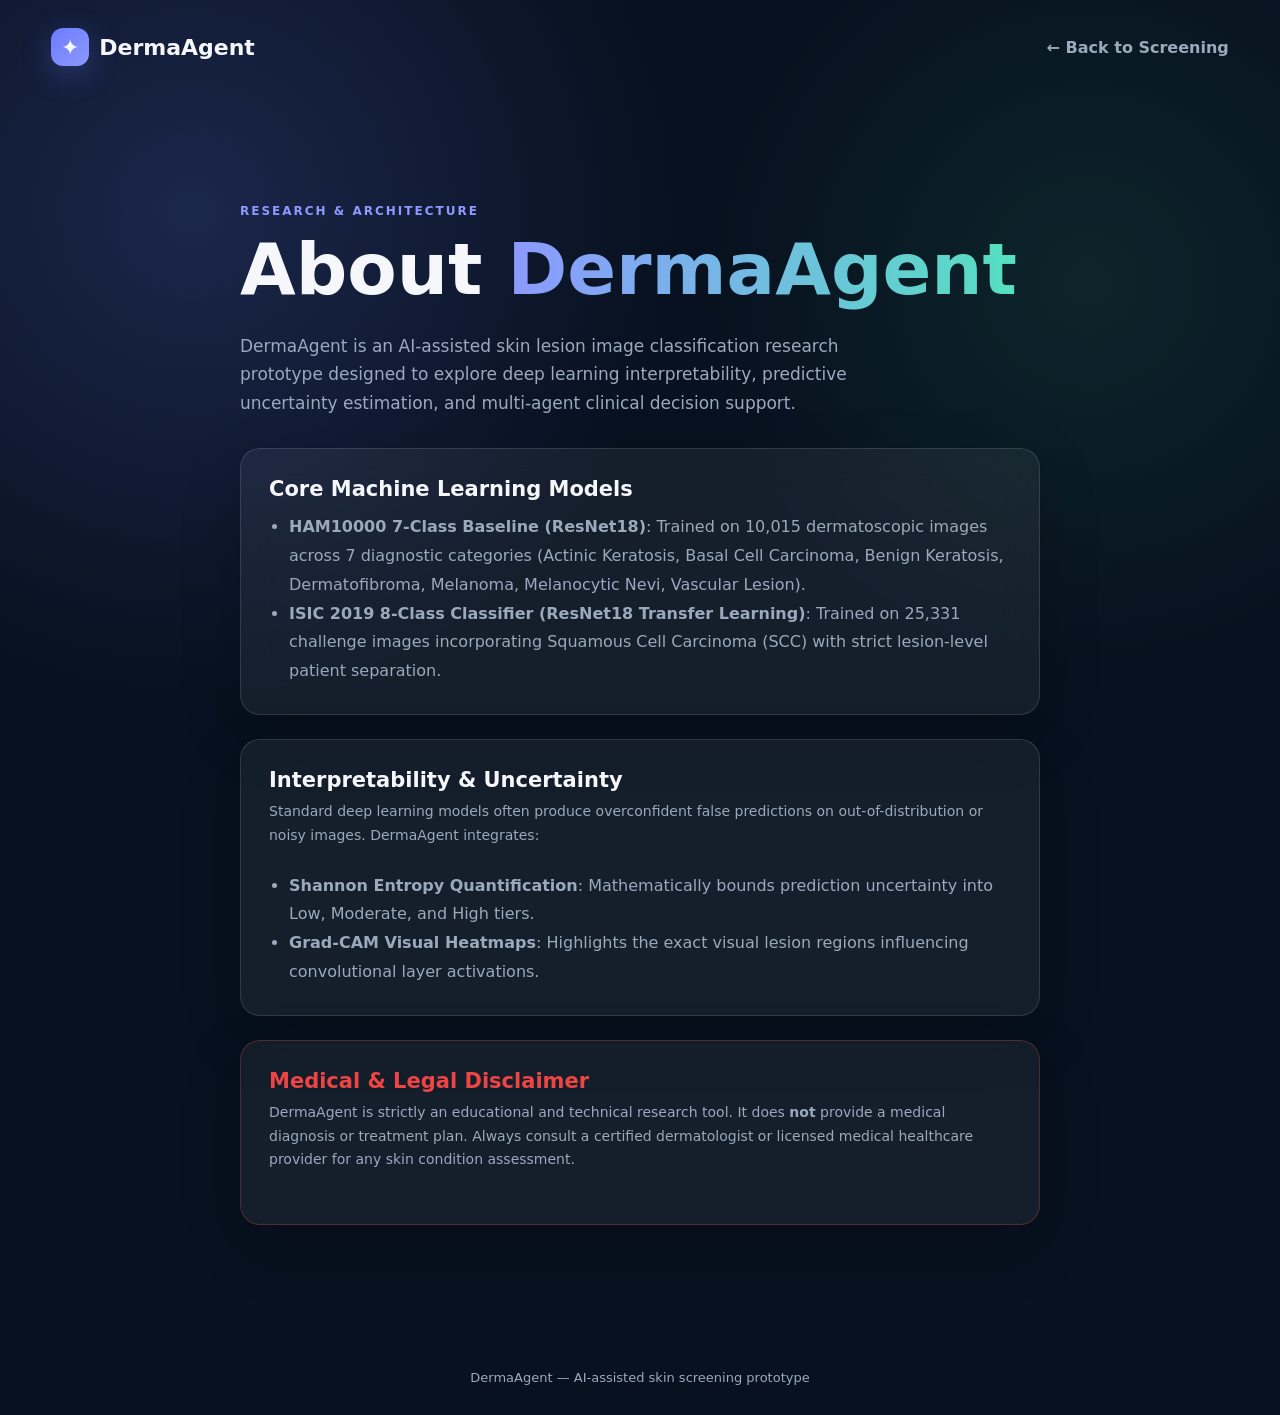
<file: frontend/pages/about.html>
<!DOCTYPE html>
<html lang="en">
<head>
    <meta charset="UTF-8">
    <meta name="viewport" content="width=device-width, initial-scale=1.0">
    <title>About | DermaAgent AI Skin Lesion Research</title>
    <link rel="stylesheet" href="../style.css">
</head>
<body>
    <div class="app-container">
        <header class="header">
            <div class="logo">
                <span class="logo-icon">✦</span>
                <span>DermaAgent</span>
            </div>
            <div>
                <a href="../index.html" style="color:var(--text-secondary); text-decoration:none; font-weight:600;">← Back to Screening</a>
            </div>
        </header>

        <section class="hero" style="text-align:left; max-width:800px; margin:40px auto;">
            <p class="eyebrow">RESEARCH & ARCHITECTURE</p>
            <h1>About <span>DermaAgent</span></h1>
            <p class="hero-description" style="margin-top:16px;">
                DermaAgent is an AI-assisted skin lesion image classification research prototype designed to explore deep learning interpretability, predictive uncertainty estimation, and multi-agent clinical decision support.
            </p>

            <div class="card" style="margin-top:30px;">
                <h2>Core Machine Learning Models</h2>
                <ul style="color:var(--text-secondary); line-height:1.8; margin-left:20px; margin-top:12px;">
                    <li><strong>HAM10000 7-Class Baseline (ResNet18)</strong>: Trained on 10,015 dermatoscopic images across 7 diagnostic categories (Actinic Keratosis, Basal Cell Carcinoma, Benign Keratosis, Dermatofibroma, Melanoma, Melanocytic Nevi, Vascular Lesion).</li>
                    <li><strong>ISIC 2019 8-Class Classifier (ResNet18 Transfer Learning)</strong>: Trained on 25,331 challenge images incorporating Squamous Cell Carcinoma (SCC) with strict lesion-level patient separation.</li>
                </ul>
            </div>

            <div class="card" style="margin-top:24px;">
                <h2>Interpretability & Uncertainty</h2>
                <p class="section-description" style="line-height:1.7;">
                    Standard deep learning models often produce overconfident false predictions on out-of-distribution or noisy images. DermaAgent integrates:
                </p>
                <ul style="color:var(--text-secondary); line-height:1.8; margin-left:20px; margin-top:12px;">
                    <li><strong>Shannon Entropy Quantification</strong>: Mathematically bounds prediction uncertainty into Low, Moderate, and High tiers.</li>
                    <li><strong>Grad-CAM Visual Heatmaps</strong>: Highlights the exact visual lesion regions influencing convolutional layer activations.</li>
                </ul>
            </div>

            <div class="card" style="margin-top:24px; border-color:rgba(239, 68, 68, 0.3);">
                <h2 style="color:#ef4444;">Medical & Legal Disclaimer</h2>
                <p class="section-description" style="line-height:1.7;">
                    DermaAgent is strictly an educational and technical research tool. It does <strong>not</strong> provide a medical diagnosis or treatment plan. Always consult a certified dermatologist or licensed medical healthcare provider for any skin condition assessment.
                </p>
            </div>
        </section>

        <footer>
            <p>DermaAgent — AI-assisted skin screening prototype</p>
        </footer>
    </div>
</body>
</html>
</file>
<file: frontend/style.css>
/* ================================
   DermaAgent - Global Styles
================================ */

* {
    margin: 0;
    padding: 0;
    box-sizing: border-box;
}

:root {
    --bg-main: #07111f;
    --bg-secondary: #0b1728;
    --glass: rgba(255, 255, 255, 0.06);
    --glass-border: rgba(255, 255, 255, 0.12);

    --text-primary: #f5f7fb;
    --text-secondary: #9ba9bd;

    --accent: #6c7cff;
    --accent-light: #8d99ff;

    --success: #42d392;
    --warning: #ffb454;
    --danger: #ff667a;

    --radius: 20px;
}

body {
    min-height: 100vh;

    font-family:
        Inter,
        system-ui,
        -apple-system,
        BlinkMacSystemFont,
        "Segoe UI",
        sans-serif;

    color: var(--text-primary);

    background:
        radial-gradient(
            circle at 15% 15%,
            rgba(108, 124, 255, 0.20),
            transparent 30%
        ),
        radial-gradient(
            circle at 85% 20%,
            rgba(66, 211, 146, 0.10),
            transparent 25%
        ),
        var(--bg-main);
}


/* ================================
   Main Container
================================ */

.app-container {
    width: min(1200px, 92%);
    margin: auto;
}


/* ================================
   Header
================================ */

.header {
    display: flex;
    justify-content: space-between;
    align-items: center;

    padding: 28px 0;
}

.logo {
    display: flex;
    align-items: center;
    gap: 10px;

    font-size: 22px;
    font-weight: 700;
}

.logo-icon {
    display: grid;
    place-items: center;

    width: 38px;
    height: 38px;

    border-radius: 12px;

    background: linear-gradient(
        135deg,
        var(--accent),
        var(--accent-light)
    );

    box-shadow:
        0 8px 30px rgba(108, 124, 255, 0.30);
}

.status {
    display: flex;
    align-items: center;
    gap: 8px;

    padding: 9px 14px;

    border: 1px solid var(--glass-border);
    border-radius: 999px;

    background: var(--glass);

    color: var(--text-secondary);

    font-size: 13px;
}

.status-dot {
    width: 8px;
    height: 8px;

    border-radius: 50%;

    background: var(--success);

    box-shadow:
        0 0 12px var(--success);
}


/* ================================
   Hero
================================ */

.hero {
    padding: 70px 0 55px;

    max-width: 800px;
}

.eyebrow {
    margin-bottom: 14px;

    color: var(--accent-light);

    font-size: 12px;
    font-weight: 700;

    letter-spacing: 2px;
}

.hero h1 {
    font-size: clamp(42px, 7vw, 72px);
    line-height: 1.05;

    margin-bottom: 24px;
}

.hero h1 span {
    background: linear-gradient(
        90deg,
        var(--accent-light),
        #55e0c1
    );

    -webkit-background-clip: text;
    background-clip: text;

    color: transparent;
}

.hero-description {
    max-width: 650px;

    color: var(--text-secondary);

    font-size: 17px;
    line-height: 1.7;
}


/* ================================
   Analysis Grid
================================ */

.analysis-grid {
    display: grid;

    grid-template-columns:
        repeat(2, minmax(0, 1fr));

    gap: 24px;
}


/* ================================
   Glass Cards
================================ */

.card {
    padding: 28px;

    border: 1px solid var(--glass-border);
    border-radius: var(--radius);

    background: var(--glass);

    backdrop-filter: blur(18px);
    -webkit-backdrop-filter: blur(18px);

    box-shadow:
        0 20px 60px rgba(0, 0, 0, 0.20);

    transition:
        transform 0.3s ease,
        border-color 0.3s ease;
}

.card:hover {
    transform: translateY(-3px);

    border-color:
        rgba(141, 153, 255, 0.30);
}

.card h2 {
    margin-bottom: 8px;

    font-size: 21px;
}

.section-description {
    margin-bottom: 24px;

    color: var(--text-secondary);

    font-size: 14px;
    line-height: 1.6;
}


/* ================================
   Upload Area
================================ */

.upload-area {
    min-height: 310px;

    display: flex;
    flex-direction: column;
    align-items: center;
    justify-content: center;

    text-align: center;

    padding: 30px;

    border: 1px dashed rgba(141, 153, 255, 0.45);
    border-radius: 16px;

    background:
        rgba(108, 124, 255, 0.04);

    cursor: pointer;

    transition:
        background 0.3s ease,
        border-color 0.3s ease,
        transform 0.3s ease;
}

.upload-area:hover {
    background:
        rgba(108, 124, 255, 0.10);

    border-color:
        var(--accent-light);

    transform: scale(1.01);
}

.upload-area.drag-over {
    background:
        rgba(108, 124, 255, 0.15);

    border-color:
        var(--accent-light);
}

.upload-icon {
    width: 60px;
    height: 60px;

    display: grid;
    place-items: center;

    margin-bottom: 18px;

    border-radius: 18px;

    background:
        rgba(108, 124, 255, 0.15);

    color: var(--accent-light);

    font-size: 28px;
}

.upload-area h3 {
    margin-bottom: 8px;

    font-size: 18px;
}

.upload-area p {
    margin-bottom: 12px;

    color: var(--text-secondary);

    font-size: 14px;
}

.upload-options {
    display: grid;
    grid-template-columns: repeat(2, minmax(0, 1fr));
    gap: 14px;
    margin: 18px 0 12px 0;
    width: 100%;
}

.upload-option {
    display: flex;
    align-items: center;
    gap: 12px;
    padding: 14px 16px;
    border: 1px solid var(--glass-border);
    border-radius: 14px;
    background: rgba(255, 255, 255, 0.04);
    color: var(--text-primary);
    cursor: pointer;
    text-align: left;
    transition: all 0.25s ease;
}

.upload-option:hover {
    background: rgba(108, 124, 255, 0.16);
    border-color: var(--accent-light);
    transform: translateY(-2px);
    box-shadow: 0 8px 20px rgba(108, 124, 255, 0.18);
}

.upload-option.option-camera {
    border-color: rgba(85, 224, 193, 0.35);
    background: rgba(85, 224, 193, 0.04);
}

.upload-option.option-camera:hover {
    background: rgba(85, 224, 193, 0.15);
    border-color: #55e0c1;
    box-shadow: 0 8px 20px rgba(85, 224, 193, 0.18);
}

.option-icon {
    font-size: 26px;
    flex-shrink: 0;
}

.option-info strong {
    display: block;
    font-size: 13.5px;
    font-weight: 600;
    color: var(--text-primary);
    line-height: 1.3;
}

.option-info small {
    display: block;
    font-size: 11px;
    color: var(--text-secondary);
    margin-top: 3px;
    line-height: 1.3;
}

.drag-hint {
    margin: 6px 0 10px 0;
    color: var(--text-secondary);
    font-size: 12.5px;
    opacity: 0.85;
}

.file-types {
    color: #718097;
    font-size: 12px;
}


/* ================================
   Image Preview
================================ */

.preview-container {
    display: none;
    margin-top: 18px;
    flex-direction: column;
    gap: 12px;
}

.preview-container.active {
    display: flex;
}

.preview-header {
    display: flex;
    justify-content: space-between;
    align-items: center;
    font-size: 12px;
}

.preview-source-badge {
    display: inline-flex;
    align-items: center;
    gap: 6px;
    padding: 4px 10px;
    background: rgba(108, 124, 255, 0.15);
    border: 1px solid rgba(141, 153, 255, 0.3);
    border-radius: 20px;
    color: var(--accent-light);
    font-size: 11.5px;
    font-weight: 600;
}

.preview-file-info {
    color: var(--text-secondary);
    font-size: 11.5px;
}

.preview-image-wrapper {
    position: relative;
    border-radius: 14px;
    overflow: hidden;
    border: 1px solid var(--glass-border);
    background: #020914;
    max-height: 360px;
    display: flex;
    align-items: center;
    justify-content: center;
}

.preview-container img {
    display: block;
    width: 100%;
    max-height: 360px;
    object-fit: contain;
}

.preview-actions {
    display: flex;
    gap: 10px;
    align-items: center;
}

.remove-btn {
    padding: 8px 14px;
    border: 1px solid rgba(255, 102, 122, 0.3);
    border-radius: 10px;
    background: rgba(255, 102, 122, 0.08);
    color: var(--danger);
    cursor: pointer;
    font-size: 12.5px;
    font-weight: 500;
    transition: all 0.2s ease;
}

.remove-btn:hover {
    background: rgba(255, 102, 122, 0.2);
    border-color: var(--danger);
}

.change-btn {
    padding: 8px 14px;
    border: 1px solid var(--glass-border);
    border-radius: 10px;
    background: rgba(255, 255, 255, 0.05);
    color: var(--text-primary);
    cursor: pointer;
    font-size: 12.5px;
    font-weight: 500;
    transition: all 0.2s ease;
}

.change-btn:hover {
    background: rgba(108, 124, 255, 0.15);
    border-color: var(--accent-light);
}


/* ================================
   Symptoms
================================ */

.symptoms-grid {
    display: grid;

    grid-template-columns:
        repeat(2, minmax(0, 1fr));

    gap: 12px;

    margin-bottom: 28px;
}

.symptom {
    position: relative;

    display: flex;
    align-items: center;

    padding: 13px 14px;

    border: 1px solid var(--glass-border);
    border-radius: 12px;

    background:
        rgba(255, 255, 255, 0.025);

    color: var(--text-secondary);

    cursor: pointer;

    transition:
        background 0.2s ease,
        border-color 0.2s ease,
        color 0.2s ease;
}

.symptom:hover {
    border-color:
        rgba(141, 153, 255, 0.35);
}

.symptom input {
    position: absolute;

    opacity: 0;
}

.symptom span {
    width: 100%;
}

.symptom:has(input:checked) {
    border-color:
        rgba(108, 124, 255, 0.65);

    background:
        rgba(108, 124, 255, 0.14);

    color: var(--text-primary);
}


/* ================================
   Analyze Button
================================ */

.analyze-btn {
    width: 100%;

    display: flex;
    justify-content: space-between;
    align-items: center;

    padding: 16px 20px;

    border: none;
    border-radius: 13px;

    background:
        linear-gradient(
            135deg,
            var(--accent),
            var(--accent-light)
        );

    color: white;

    font-size: 15px;
    font-weight: 700;

    cursor: pointer;

    box-shadow:
        0 12px 30px rgba(108, 124, 255, 0.25);

    transition:
        transform 0.2s ease,
        box-shadow 0.2s ease;
}

.analyze-btn:hover {
    transform: translateY(-2px);

    box-shadow:
        0 16px 35px rgba(108, 124, 255, 0.35);
}

.analyze-btn:active {
    transform: translateY(0);
}


/* ================================
   Results
================================ */

.results-section {
    display: none;

    margin-top: 50px;
}

.results-section.active {
    display: block;
}

.results-header {
    margin-bottom: 24px;
}

.results-grid {
    display: grid;

    grid-template-columns:
        repeat(2, minmax(0, 1fr));

    gap: 20px;

    margin-bottom: 20px;
}

.result-card {
    padding: 25px;

    border: 1px solid var(--glass-border);
    border-radius: var(--radius);

    background: var(--glass);

    backdrop-filter: blur(18px);
}

.result-label {
    margin-bottom: 10px;

    color: var(--text-secondary);

    font-size: 13px;
}

.result-card h3 {
    margin-bottom: 8px;

    font-size: 28px;
}

.result-card p:last-child {
    color: var(--text-secondary);

    font-size: 14px;
    line-height: 1.5;
}


/* ================================
   Top 3
================================ */

.prediction-row {
    display: flex;
    align-items: center;
    justify-content: space-between;

    padding: 15px;

    margin-bottom: 10px;

    border: 1px solid var(--glass-border);
    border-radius: 12px;

    background:
        rgba(255, 255, 255, 0.025);
}

.prediction-name {
    font-weight: 600;
}

.prediction-confidence {
    color: var(--accent-light);

    font-weight: 700;
}


/* ================================
   Grad-CAM
================================ */

.gradcam-container {
    min-height: 250px;

    display: flex;
    justify-content: center;
    align-items: center;

    overflow: hidden;

    border-radius: 16px;

    background: #020914;
}

.gradcam-container img {
    display: block;

    width: 100%;
    max-height: 500px;

    object-fit: contain;
}


/* ================================
   Footer
================================ */

footer {
    padding: 50px 0 30px;

    text-align: center;

    color: var(--text-secondary);

    font-size: 13px;
}

.disclaimer {
    max-width: 700px;

    margin: 10px auto 0;

    color: #68778d;

    line-height: 1.6;
}


/* ================================
   Responsive Design
================================ */

@media (max-width: 800px) {

    .analysis-grid,
    .results-grid {
        grid-template-columns: 1fr;
    }

    .hero {
        padding-top: 45px;
    }

    .hero h1 {
        font-size: 45px;
    }
}


@media (max-width: 500px) {

    .app-container {
        width: 94%;
    }

    .header {
        padding: 20px 0;
    }

    .status {
        font-size: 11px;
    }

    .logo {
        font-size: 18px;
    }

    .card {
        padding: 20px;
    }

    .symptoms-grid {
        grid-template-columns: 1fr;
    }

    .upload-area {
        min-height: 260px;
    }
}

/* ================================
   Model Selector & Badges
================================ */

.header-controls {
    display: flex;
    align-items: center;
    gap: 14px;
    flex-wrap: wrap;
}

.model-select-wrapper {
    display: flex;
    align-items: center;
    gap: 8px;
    padding: 6px 14px;
    border: 1px solid var(--glass-border);
    border-radius: 999px;
    background: var(--glass);
    color: var(--text-secondary);
    font-size: 13px;
}

.model-select {
    background: transparent;
    color: var(--text-primary);
    border: none;
    font-size: 13px;
    font-weight: 600;
    cursor: pointer;
    outline: none;
}

.model-select option {
    background: var(--bg-secondary);
    color: var(--text-primary);
}

.model-badge {
    display: inline-flex;
    align-items: center;
    gap: 6px;
    padding: 4px 12px;
    border-radius: 999px;
    background: rgba(108, 124, 255, 0.15);
    border: 1px solid rgba(108, 124, 255, 0.3);
    color: var(--accent-light);
    font-size: 12px;
    font-weight: 600;
    margin-top: 6px;
}

.badge-tag {
    display: inline-block;
    padding: 3px 10px;
    border-radius: 999px;
    font-size: 11px;
    font-weight: 700;
    text-transform: uppercase;
    letter-spacing: 0.05em;
    margin-left: 8px;
}

.badge-malignant {
    background: rgba(255, 102, 122, 0.18);
    border: 1px solid rgba(255, 102, 122, 0.4);
    color: var(--danger);
}

.badge-precancerous {
    background: rgba(255, 180, 84, 0.18);
    border: 1px solid rgba(255, 180, 84, 0.4);
    color: var(--warning);
}

.badge-benign {
    background: rgba(66, 211, 146, 0.18);
    border: 1px solid rgba(66, 211, 146, 0.4);
    color: var(--success);
}

.confidence-bar-bg {
    width: 100%;
    height: 8px;
    background: rgba(255, 255, 255, 0.08);
    border-radius: 999px;
    overflow: hidden;
    margin-top: 8px;
}

.confidence-bar-fill {
    height: 100%;
    border-radius: 999px;
    background: linear-gradient(90deg, var(--accent), var(--accent-light));
    transition: width 0.6s cubic-bezier(0.4, 0, 0.2, 1);
}

/* ================================
   Image Quality, Risk & Questions
================================ */

.quality-card {
    background: rgba(255, 255, 255, 0.04);
    border: 1px solid var(--glass-border);
    border-radius: 16px;
    padding: 16px 20px;
    margin-bottom: 24px;
    display: flex;
    flex-wrap: wrap;
    justify-content: space-between;
    align-items: center;
    gap: 12px;
}

.quality-metrics {
    display: flex;
    gap: 16px;
    flex-wrap: wrap;
}

.quality-pill {
    display: inline-flex;
    align-items: center;
    gap: 6px;
    font-size: 13px;
    color: var(--text-secondary);
    background: rgba(255, 255, 255, 0.03);
    padding: 4px 10px;
    border-radius: 8px;
    border: 1px solid rgba(255, 255, 255, 0.08);
}

.quality-pill strong {
    color: var(--text-primary);
}

.risk-priority-banner {
    padding: 18px 22px;
    border-radius: 16px;
    margin-bottom: 18px;
    border: 1px solid rgba(255, 255, 255, 0.12);
}

.risk-priority-high {
    background: rgba(255, 102, 122, 0.08);
    border-color: rgba(255, 102, 122, 0.35);
}

.risk-priority-moderate {
    background: rgba(255, 180, 84, 0.08);
    border-color: rgba(255, 180, 84, 0.35);
}

.risk-priority-low {
    background: rgba(66, 211, 146, 0.08);
    border-color: rgba(66, 211, 146, 0.35);
}

.reasoning-list {
    margin: 12px 0;
    padding-left: 20px;
    color: var(--text-secondary);
    font-size: 14px;
    line-height: 1.6;
}

.reasoning-list li {
    margin-bottom: 6px;
}

.question-item {
    background: rgba(255, 255, 255, 0.02);
    border: 1px solid rgba(255, 255, 255, 0.08);
    border-radius: 12px;
    padding: 14px 18px;
    margin-bottom: 10px;
}

.question-header {
    display: flex;
    justify-content: space-between;
    align-items: center;
    margin-bottom: 6px;
    font-size: 12px;
}

.question-text {
    font-size: 14px;
    font-weight: 500;
    color: var(--text-primary);
    margin-bottom: 4px;
}

.question-rationale {
    font-size: 12px;
    color: var(--text-secondary);
    font-style: italic;
}


/* ============================================================
   Live Camera Viewfinder Modal
   ============================================================ */

.camera-modal-overlay {
    position: fixed;
    inset: 0;
    z-index: 10000;
    background: rgba(5, 9, 24, 0.88);
    backdrop-filter: blur(14px);
    -webkit-backdrop-filter: blur(14px);
    display: flex;
    align-items: center;
    justify-content: center;
    padding: 16px;
    animation: cameraModalFadeIn 0.25s cubic-bezier(0.16, 1, 0.3, 1);
}

.camera-modal-content {
    position: relative;
    width: 100%;
    max-width: 540px;
    background: #0d1428;
    border: 1px solid rgba(141, 153, 255, 0.28);
    border-radius: 20px;
    box-shadow: 0 25px 70px rgba(0, 0, 0, 0.65), 0 0 40px rgba(108, 124, 255, 0.15);
    overflow: hidden;
    display: flex;
    flex-direction: column;
    animation: cameraModalZoomIn 0.25s cubic-bezier(0.16, 1, 0.3, 1);
}

.camera-modal-header {
    display: flex;
    align-items: center;
    justify-content: space-between;
    padding: 14px 20px;
    background: rgba(255, 255, 255, 0.03);
    border-bottom: 1px solid rgba(255, 255, 255, 0.08);
}

.camera-title-group {
    display: flex;
    align-items: center;
    gap: 10px;
}

.camera-status-dot {
    width: 9px;
    height: 9px;
    border-radius: 50%;
    background: #55e0c1;
    box-shadow: 0 0 10px #55e0c1;
    animation: livePulse 1.8s infinite;
}

.camera-title-group h3 {
    font-size: 16px;
    font-weight: 600;
    color: var(--text-primary);
    margin: 0;
}

.camera-close-btn {
    background: transparent;
    border: none;
    color: var(--text-secondary);
    font-size: 28px;
    cursor: pointer;
    line-height: 1;
    padding: 2px 8px;
    border-radius: 8px;
    transition: all 0.2s ease;
}

.camera-close-btn:hover {
    color: #fff;
    background: rgba(255, 255, 255, 0.08);
}

.camera-viewfinder-container {
    position: relative;
    width: 100%;
    aspect-ratio: 4 / 3;
    max-height: 420px;
    background: #000;
    overflow: hidden;
    display: flex;
    align-items: center;
    justify-content: center;
}

#cameraVideo {
    width: 100%;
    height: 100%;
    object-fit: cover;
    display: block;
}

#cameraVideo.mirrored {
    transform: scaleX(-1);
}

.camera-snapshot-preview {
    width: 100%;
    height: 100%;
    object-fit: cover;
    display: block;
    animation: fadeIn 0.2s ease;
}

/* Framing Reticle */
.camera-reticle {
    position: absolute;
    inset: 24px;
    pointer-events: none;
    z-index: 5;
}

.reticle-corner {
    position: absolute;
    width: 24px;
    height: 24px;
    border-color: #55e0c1;
    border-style: solid;
}

.reticle-corner.top-left {
    top: 0;
    left: 0;
    border-width: 3px 0 0 3px;
    border-top-left-radius: 6px;
}

.reticle-corner.top-right {
    top: 0;
    right: 0;
    border-width: 3px 3px 0 0;
    border-top-right-radius: 6px;
}

.reticle-corner.bottom-left {
    bottom: 0;
    left: 0;
    border-width: 0 0 3px 3px;
    border-bottom-left-radius: 6px;
}

.reticle-corner.bottom-right {
    bottom: 0;
    right: 0;
    border-width: 0 3px 3px 0;
    border-bottom-right-radius: 6px;
}

.reticle-circle {
    position: absolute;
    top: 50%;
    left: 50%;
    transform: translate(-50%, -50%);
    width: 160px;
    height: 160px;
    border: 2px dashed rgba(85, 224, 193, 0.7);
    border-radius: 50%;
}

.reticle-pulse {
    position: absolute;
    inset: -6px;
    border: 1px solid rgba(85, 224, 193, 0.4);
    border-radius: 50%;
    animation: reticlePulseAnim 2.2s infinite ease-out;
}

.reticle-crosshair-h {
    position: absolute;
    top: 50%;
    left: 20%;
    right: 20%;
    height: 1px;
    background: linear-gradient(90deg, transparent, rgba(85, 224, 193, 0.35), transparent);
}

.reticle-crosshair-v {
    position: absolute;
    left: 50%;
    top: 20%;
    bottom: 20%;
    width: 1px;
    background: linear-gradient(180deg, transparent, rgba(85, 224, 193, 0.35), transparent);
}

.camera-guidance-pill {
    position: absolute;
    top: 14px;
    left: 50%;
    transform: translateX(-50%);
    background: rgba(13, 20, 40, 0.88);
    border: 1px solid rgba(85, 224, 193, 0.4);
    backdrop-filter: blur(8px);
    padding: 6px 14px;
    border-radius: 30px;
    font-size: 12px;
    color: #e2e8f0;
    display: flex;
    align-items: center;
    gap: 7px;
    z-index: 10;
    pointer-events: none;
    box-shadow: 0 4px 15px rgba(0, 0, 0, 0.5);
    white-space: nowrap;
    max-width: 90%;
}

.camera-flash {
    position: absolute;
    inset: 0;
    background: #ffffff;
    opacity: 0;
    pointer-events: none;
    z-index: 20;
    transition: opacity 0.08s ease-out;
}

.camera-flash.flash-active {
    opacity: 0.85;
}

/* Controls Bar */
.camera-controls-bar {
    padding: 18px 24px;
    background: rgba(10, 15, 30, 0.96);
    border-top: 1px solid rgba(255, 255, 255, 0.08);
}

.camera-stream-controls {
    display: flex;
    align-items: center;
    justify-content: space-between;
    width: 100%;
}

.camera-shutter-btn {
    width: 72px;
    height: 72px;
    border-radius: 50%;
    border: 3.5px solid #ffffff;
    background: transparent;
    padding: 4px;
    cursor: pointer;
    display: flex;
    align-items: center;
    justify-content: center;
    transition: all 0.2s cubic-bezier(0.16, 1, 0.3, 1);
    box-shadow: 0 0 25px rgba(255, 255, 255, 0.3);
}

.camera-shutter-btn:hover {
    transform: scale(1.06);
    box-shadow: 0 0 35px rgba(85, 224, 193, 0.45);
    border-color: #55e0c1;
}

.shutter-inner {
    width: 100%;
    height: 100%;
    border-radius: 50%;
    background: #ff4d6d;
    transition: transform 0.15s ease, background 0.15s;
}

.camera-shutter-btn:hover .shutter-inner {
    background: #ff758f;
}

.camera-shutter-btn:active .shutter-inner {
    transform: scale(0.85);
}

.camera-tool-btn {
    background: rgba(255, 255, 255, 0.05);
    border: 1px solid rgba(255, 255, 255, 0.12);
    color: var(--text-primary);
    border-radius: 12px;
    padding: 10px 14px;
    display: flex;
    flex-direction: column;
    align-items: center;
    gap: 4px;
    cursor: pointer;
    font-size: 11px;
    font-weight: 500;
    transition: all 0.2s ease;
    min-width: 72px;
}

.camera-tool-btn:hover {
    background: rgba(108, 124, 255, 0.18);
    border-color: var(--accent-light);
    transform: translateY(-2px);
}

.camera-tool-btn .tool-icon {
    font-size: 18px;
}

.camera-review-controls {
    display: flex;
    gap: 14px;
    width: 100%;
}

.btn-camera-retake {
    flex: 1;
    padding: 13px 18px;
    border: 1px solid rgba(255, 255, 255, 0.2);
    border-radius: 12px;
    background: rgba(255, 255, 255, 0.06);
    color: var(--text-primary);
    font-size: 14px;
    font-weight: 600;
    cursor: pointer;
    display: flex;
    align-items: center;
    justify-content: center;
    gap: 8px;
    transition: all 0.2s ease;
}

.btn-camera-retake:hover {
    background: rgba(255, 255, 255, 0.12);
    border-color: rgba(255, 255, 255, 0.35);
}

.btn-camera-use {
    flex: 1;
    padding: 13px 18px;
    border: none;
    border-radius: 12px;
    background: linear-gradient(135deg, #55e0c1, #3b82f6);
    color: #040d21;
    font-size: 14px;
    font-weight: 700;
    cursor: pointer;
    display: flex;
    align-items: center;
    justify-content: center;
    gap: 8px;
    transition: all 0.2s ease;
    box-shadow: 0 6px 20px rgba(85, 224, 193, 0.35);
}

.btn-camera-use:hover {
    transform: translateY(-2px);
    box-shadow: 0 8px 25px rgba(85, 224, 193, 0.5);
}

/* Animations */
@keyframes cameraModalFadeIn {
    from { opacity: 0; }
    to { opacity: 1; }
}

@keyframes cameraModalZoomIn {
    from { opacity: 0; transform: scale(0.94); }
    to { opacity: 1; transform: scale(1); }
}

@keyframes livePulse {
    0%, 100% { opacity: 1; transform: scale(1); }
    50% { opacity: 0.4; transform: scale(0.85); }
}

@keyframes reticlePulseAnim {
    0% { transform: scale(1); opacity: 0.6; }
    100% { transform: scale(1.15); opacity: 0; }
}

/* ============================================================
   Mobile & Tablet Responsiveness
   ============================================================ */

@media (max-width: 640px) {
    .upload-options {
        grid-template-columns: 1fr;
    }

    .camera-modal-overlay {
        padding: 0;
    }

    .camera-modal-content {
        height: 100vh;
        max-height: 100vh;
        border-radius: 0;
        border: none;
        justify-content: space-between;
    }

    .camera-viewfinder-container {
        flex: 1;
        max-height: none;
        aspect-ratio: auto;
    }

    .camera-controls-bar {
        padding: 20px 20px calc(20px + env(safe-area-inset-bottom, 0px));
    }
}
</file>
